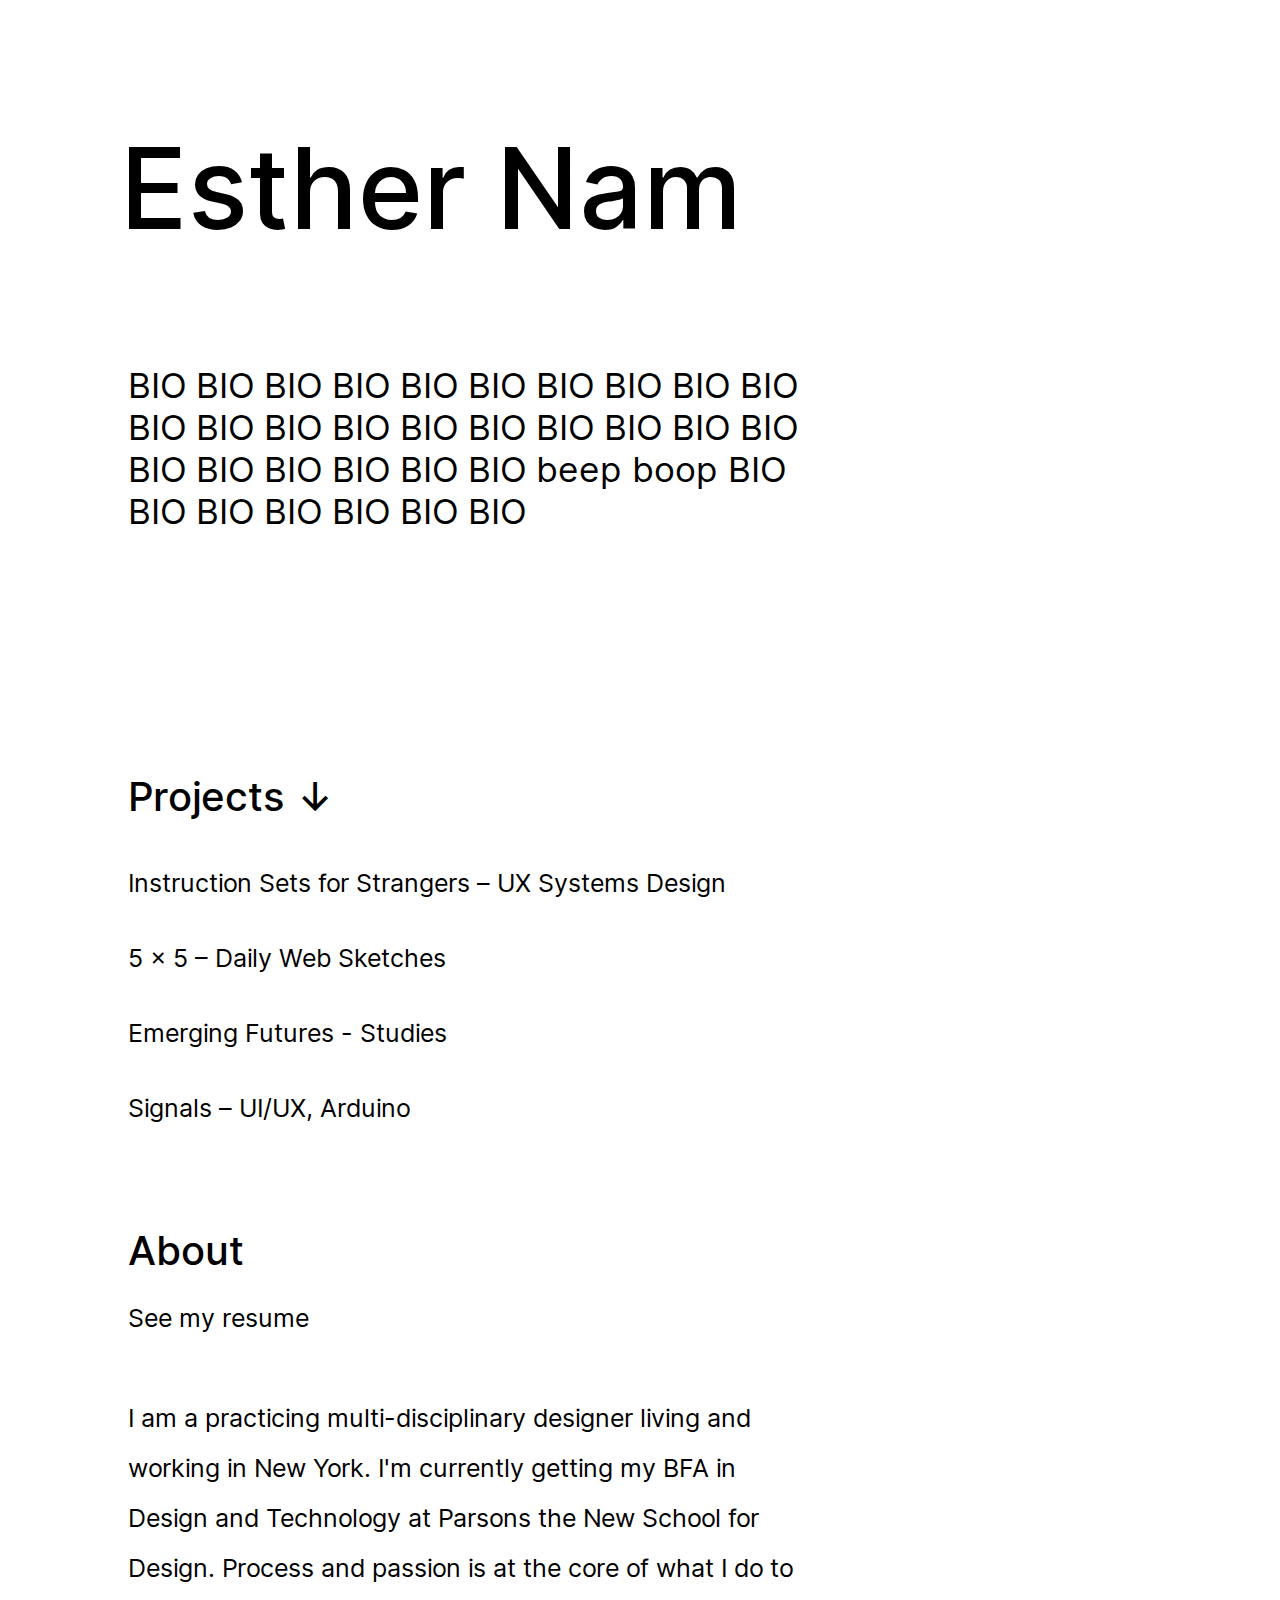
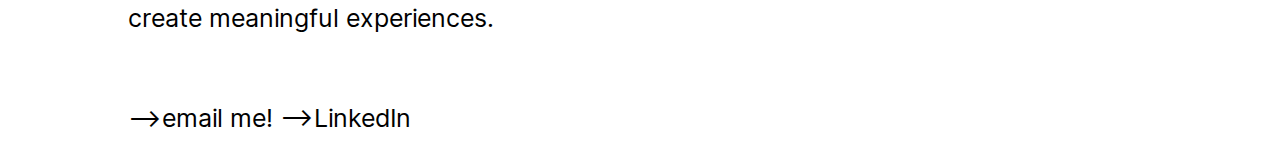
<file: index.html>
<!DOCTYPE html>
<html lang = "en">
		<head>
		<!-- site nme:http://esthernam.me/Portfolio/ -->
	<meta charset="UTF-8">
    <meta name="viewport" content="width=device-width, initial-scale=1.0">
	<meta name="viewport" content="width=device-width, initial-scale=1">
	<link rel="shortcut icon" href="img/redCircle.gif" type="image/x-icon">
	<link href = "style.css" rel = "stylesheet">

			<title>ESTHER</title>
	<body>
		<div class = "frontName">Esther Nam</div>
		 
		<div class = "bio"> BIO BIO  BIO BIO BIO BIO BIO  BIO BIO BIO BIO BIO  BIO BIO BIO 
			BIO BIO  BIO BIO BIO BIO BIO  BIO BIO BIO BIO beep  boop BIO BIO BIO BIO  BIO BIO BIO
		</div>

		<!-- I’m a User Experience Designer based in New York.   -->

			<!-- Design isn’t just a job—it’s a deep responsibility to the people we serve. -->
			<div class = "arrow"><img src = "img/downArrow.png" width= "45" height ="45"></div>
<div class = "projects">Projects ↓</div>
<div id = "works">
<div class = "work1"><a href = "ISFS.html">Instruction Sets for Strangers – UX Systems Design </a></div>
<div class = "work2">5 x 5 – Daily Web Sketches </div>
<div class = "work3">Emerging Futures - Studies</div>
<div class = "work4">Signals –  UI/UX, Arduino</div>
</div>
	</body>
	
	<div class = "About">About</div><br>
		<div class = "aboutMe">See my resume<br><br>

		I am a practicing multi-disciplinary designer living and working in New York. I'm currently
		getting my BFA in Design and Technology at Parsons the New School for Design. Process and passion is at the 
		core of what I do to create meaningful experiences.


		<br><br>
		⟶email me!
		⟶LinkedIn

		</div>



</html>
</file>
<file: style.css>
@charset "UTF-8";

@font-face {
  src:url("GT-America-Trial-Regular.otf");
  font-family: "GTAmerica-Regular";
}
@font-face {
  src:url("GT-Cinetype-Trial-Mono.otf");
  font-family: "GTCinetype-Mono";
}
@font-face {
  src:url("GT-Cinetype-Trial-Regular.otf");
  font-family: "GTCinetype-Regular";
}
@font-face {
  src:url("Inter-Regular.woff");
  font-family: "Inter-Regular";
}
@font-face {
  src:url("Inter-Medium.woff");
  font-family: "Inter-Medium";
}

a{
  color:black;
  text-decoration: none;
}
a:hover{
  color: transparent;
  text-shadow: 0 0 8px rgba(0,0,0,0.5);
}

/* .wrap {
 border: 1px dotted red;
 max-width: 1200px;
 margin: 0 auto;
} */


.frontName{
  font-family: "Inter-Medium";
  font-size: 7em;
  padding-left:1em;
  padding-top:1em;
}

.bio{
  font-family: "Inter-Regular";
  font-size: 35px;
  padding: 0px 450px 0px 120px;
  margin-top:90px;
}
.arrow{
  position: relative;
  top:1em;
  color:black;
}

.projects{
  font-family: "Inter-Medium";
  font-size: 40px;
  padding-left:3em;
  padding-top: 6em;
}

#works{
  font-family: "Inter-Regular";
  font-size: 25px;
  padding-left:4.8em;
  padding-top:1em;
  line-height: 3em;
}
.About{
  font-family: "Inter-Medium";
  font-size: 40px;
  padding-left:3em;
  padding-top: 2em;
}

.aboutMe{
  font-family: "Inter-Regular";
  font-size: 25px;
  padding-left:4.8em;
  padding-top:1em;
  padding:0 450px 0px 120px;
  line-height: 2em;
}
.heading{
  font-family: "Inter-Regular";
  font-size: 60px;
  padding-left:4em;
  font-weight: 600;

}

.subhead{
  font-family: "Inter-Regular";
  font-size: 25px;
  padding-left:9.7em;
  padding-top:1em;
  /* margin-bottom:.5em; */
  font-weight: 100;
  color:grey;
  /* border: 4px green dotted; */
}

.duration{
  font-family: "Inter-Regular";
  font-size: 13px;
  padding-top: 1em;
  padding-bottom:3em;
  left:89em;
  top:74%;
  line-height: 2em;
  position: absolute;
  margin-right:4em;
  /* color:grey; */
}

h1{
  font-family: "Inter-Regular";
  font-size: 40px;
  text-align: left;
  padding-top:1em;
  margin-left:6.2em;
  /* border: 5px pink dotted; */
}

.subSec{
  font-family: "Inter-Medium";
  font-size: 25px;
  margin-left: 10em;
  padding-top:2.2em;
/* border:dotted blue 5px; */
margin-right:55%;
}
.subSecQ{
  position: absolute;
  font-family: "Inter-Medium";
  font-size: 25px;
  margin-left: 10em;
  padding-top:1.5em;
/* border:dotted blue 5px; */
margin-right:25%;
top:37.3em;
left:20em;
}

.overview{
  font-family: "Inter-Regular";
  font-size: 20px;
  padding:0 230px 0px 250px;
line-height: 1.5em;
margin-top:4em;
/* border: 4px green dotted; */
}

.photo1{
  text-align: center;
  padding-bottom: 3em;
}

.questions{
  font-family: "Inter-Regular";
  font-size: 20px;
  margin-left: 12.5em;
  line-height: 2.6em;
  margin-top:.5em;
  display: inline-flex;
  /* border:dotted red 4px; */
  margin-right:14%;
  position: absolute;
  top:49.8em;
left:35%;
}

#goals{
  font-family: "Inter-Regular";
  font-size: 20px;
  margin-left: 12.5em;
  display: flexbox;
padding-top:1.3em;
padding-bottom: 5em;
margin-right:50%;
/* border: 4px dotted green; */
line-height:90%;
}

.goal1{
  margin-right: 2em;
}
.goal2{
margin-right: 5em;
}
.goal3{
  margin-right: 5em;
}

p{
  font-family: "Inter-Regular";
  font-size: 20px;
  padding-left: 12.5em;
  margin-right: 35em;
  margin-top:2.5em;
  /* padding-bottom:2em; */
}

.photo2{
position: absolute;
padding-left:53em;
top:98em;
}
.photo3{
padding-top:2em;
text-align: center;
}

.elders{
  font-family: "Inter-Regular";
  padding: 0 40em 0 12.5em;
  position: absolute;
  left: 12em;
  line-height: 2em;
}
.children{
  font-family: "Inter-Regular";
  padding: 0 18em 0 12.5em;
  position: absolute;
  left: 40em;
  line-height: 2em;
}
.subSec2{
  margin: 10em 0 0 0;
  font-family: "Inter-Medium";
  font-size: 25px;
  padding-left: 10em;
  padding-bottom:1.5em;
}

.comfort{
  font-family: "Inter-Regular";
  font-size: 20px;
  padding-left: 12.5em;
  padding-right: 35em;
  padding-bottom: 1.5em;
}
.community{
  font-family: "Inter-Regular";
  font-size: 20px;
  padding-left: 12.5em;
  padding-right: 35em;
  padding-bottom: 1.5em;
}

.homogenous{
  font-family: "Inter-Regular";
  font-size: 20px;
  padding-left: 12.5em;
  padding-right: 35em;
  padding-bottom: 1.5em;
}

.photo4{
padding-left:50em;
position: absolute;
}

.subhead2{
  font-family: "Inter-Regular";
  padding-left:8.5em;
  font-size: 30px;
  padding-right: 9em;
  margin-top:0em;
  /* border:5px dotted orange; */

}

.overview2{
  font-family: "Inter-Regular";
  font-size: 18px;
  margin : 70px 250px 0px 750px;
  position: relative;
  right:35%;
line-height: 1.5em;
/* border:dotted 3px red; */
}

.photo5{
position: absolute;
left: 45em;
padding-top:7em;
}
.photo6{
  position: absolute;
  left: 59em;
  padding-top:10.3em;
}
.photo7{
  position: absolute;
  left: 45em;
  padding-top:28em;
  }
  .photo8{
    position: absolute;
    left: 59em;
    padding-top:22em;
  }
  .overview3{
    font-family: "Inter-Regular";
    font-size: 18px;
    padding: 140px 250px 0px 750px;
  line-height: 1.5em;
  }

  hr{
    width: 75em;
  }

  .overview3{
    font-family: "Inter-Regular";
    font-size: 18px;
    padding: 0px 750px 0px 250px;
  line-height: 1.5em;
    margin-top:4em;
    padding-bottom: 4em;
/* border:dotted 3px red; */
  }

  .photo9{
position: relative;
left: 47em;
 margin-top:2em;
 display: inline;
 margin-bottom:50em;
  }

  .photo10{
    position: relative;
    left: 0em;
    margin-top:2.1em;
    display: inline;
    margin-bottom:50em;
  }
 
  .point{
    font-size: 70px;
    position: relative;
    left:-2.7em;
    top:1em;
 display:inline;
  }
  .point2{
    font-size: 70px;
    position: relative;
    left:2.3em;
    top:1em;
    display: inline;
  }

  .photo11{
    position: relative;
     left: -3em;
    top:22em;
     display: inline;
     margin-bottom:50em;
      }
    
      .photo12{
        position: relative;
        left: 22em;
        top:5.7em;
        margin-bottom:50em;
        display: inline;
      }

      #empty{
        height:10em;
        /* border:3px red dotted; */
        
      }
      p.takeaways{
        line-height: 210%;
        /* border:4px pink dotted; */
      }

      p.challenges{
        margin: -15.5em 10em 0em 30em;

      }
      
      p.redesign{
        margin-right:12em;
        margin-top:1em;
      }

      .photo13{
        position: relative;
        left: 22em;
        top:3em;
        /* border: 5px blue dotted; */
      }

      .behavior1{
        font-family: "Inter-Regular";
        font-size: 20px;
        margin-top:2em;
        margin-left:2em;
        left:370px;
       position: relative;
        display:inline-block; 
        position: relative;
      }
      .behavior2{
        font-family: "Inter-Regular";
        font-size: 20px;
        margin-left:24em;
        margin-top:0em;
        /* border: 5px red dotted; */
        display:inline-block; 
        position: relative;
      }
      .behavior3{
        font-family: "Inter-Regular";
        font-size: 20px;
        margin-top:35em;
        margin-left:4.5em;
        display:inline; 
        position: relative;
      }

 #empty2{
  height:2em;
 }
 .photo14{
   margin:2em 0em 0em 21.5em;
 }
 .photo15{
  margin:-18.5em 0em 0em 52.5em;
  position: absolute;
}
.photo16{
  margin:1em 0em 0em 21em;
}
.photo17{
 margin:-24.5em 0em 0em 39.5em;
 position: absolute;
}
/* .photo18{
  margin:2em 0em 0em 21.5em;
} */
.photo19{
 margin:1em 0em 0em 38.8em;
 position: absolute;
}
.photo20{
 margin:1em 0em 0em 21em;
}
.photo21{
margin:1em 0em 0em 44.5em;
position: absolute;
}
.photo22{
  margin:1em 0em 0em 21em;
  position: absolute;
  }
  h1.quote{
    margin-top:10em;
    text-align: center;
    margin:9em 6em 2em 6em;
  }

  p.reflection{
    margin-right:12em;
    margin-top:1em;
    margin:1em 40em 2em 0em; 
  }
  p.reflection2{
    margin-right:12em;
    margin-top:0em;
    margin:1em 10em 2em 0em;
    /* border:5px red dotted; */
    position: absolute;
    left:34%;
    top:994%;
  }

  .subSecF{
    position: absolute;
    font-family: "Inter-Medium";
    font-size: 25px;
    margin-left: 10em;
    padding-top:3.5em;
  /* border:dotted blue 5px; */
  margin-right:25%;
  top:980%;
  left:20em;
  }
</file>
